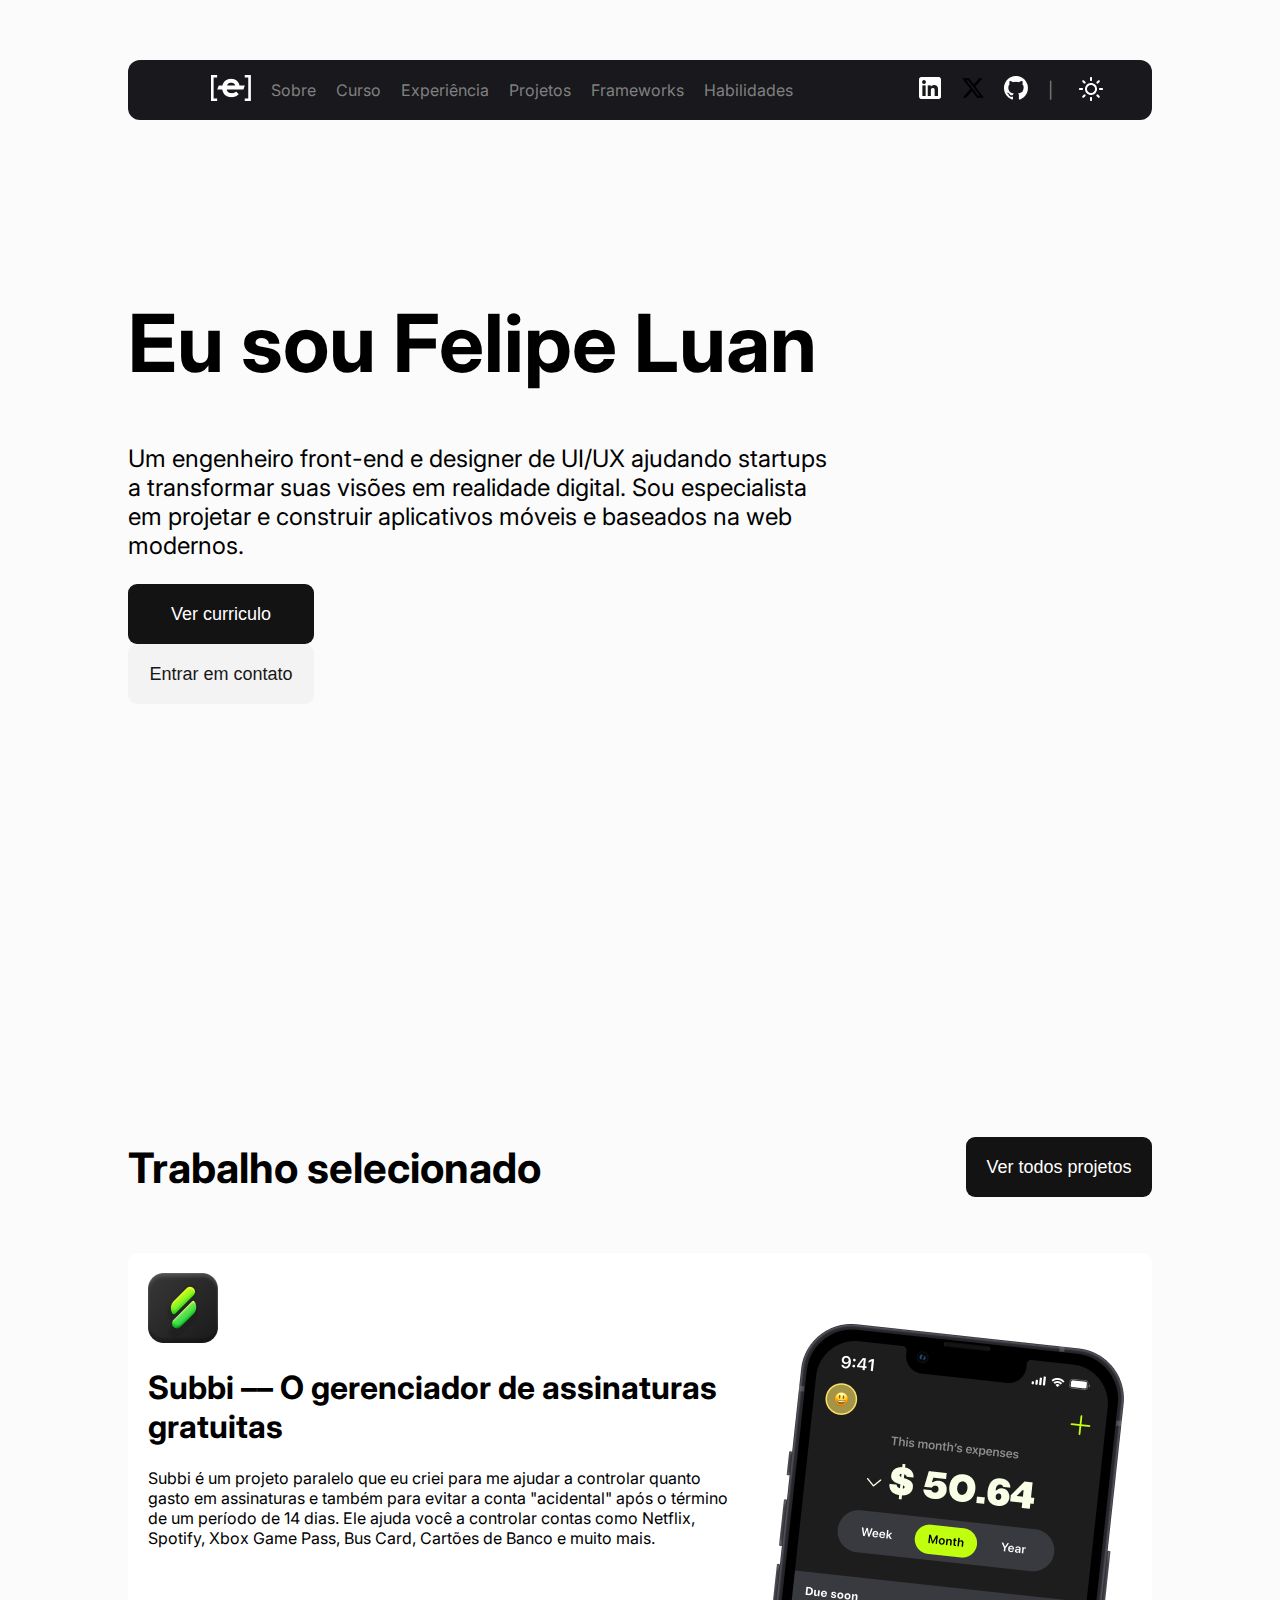
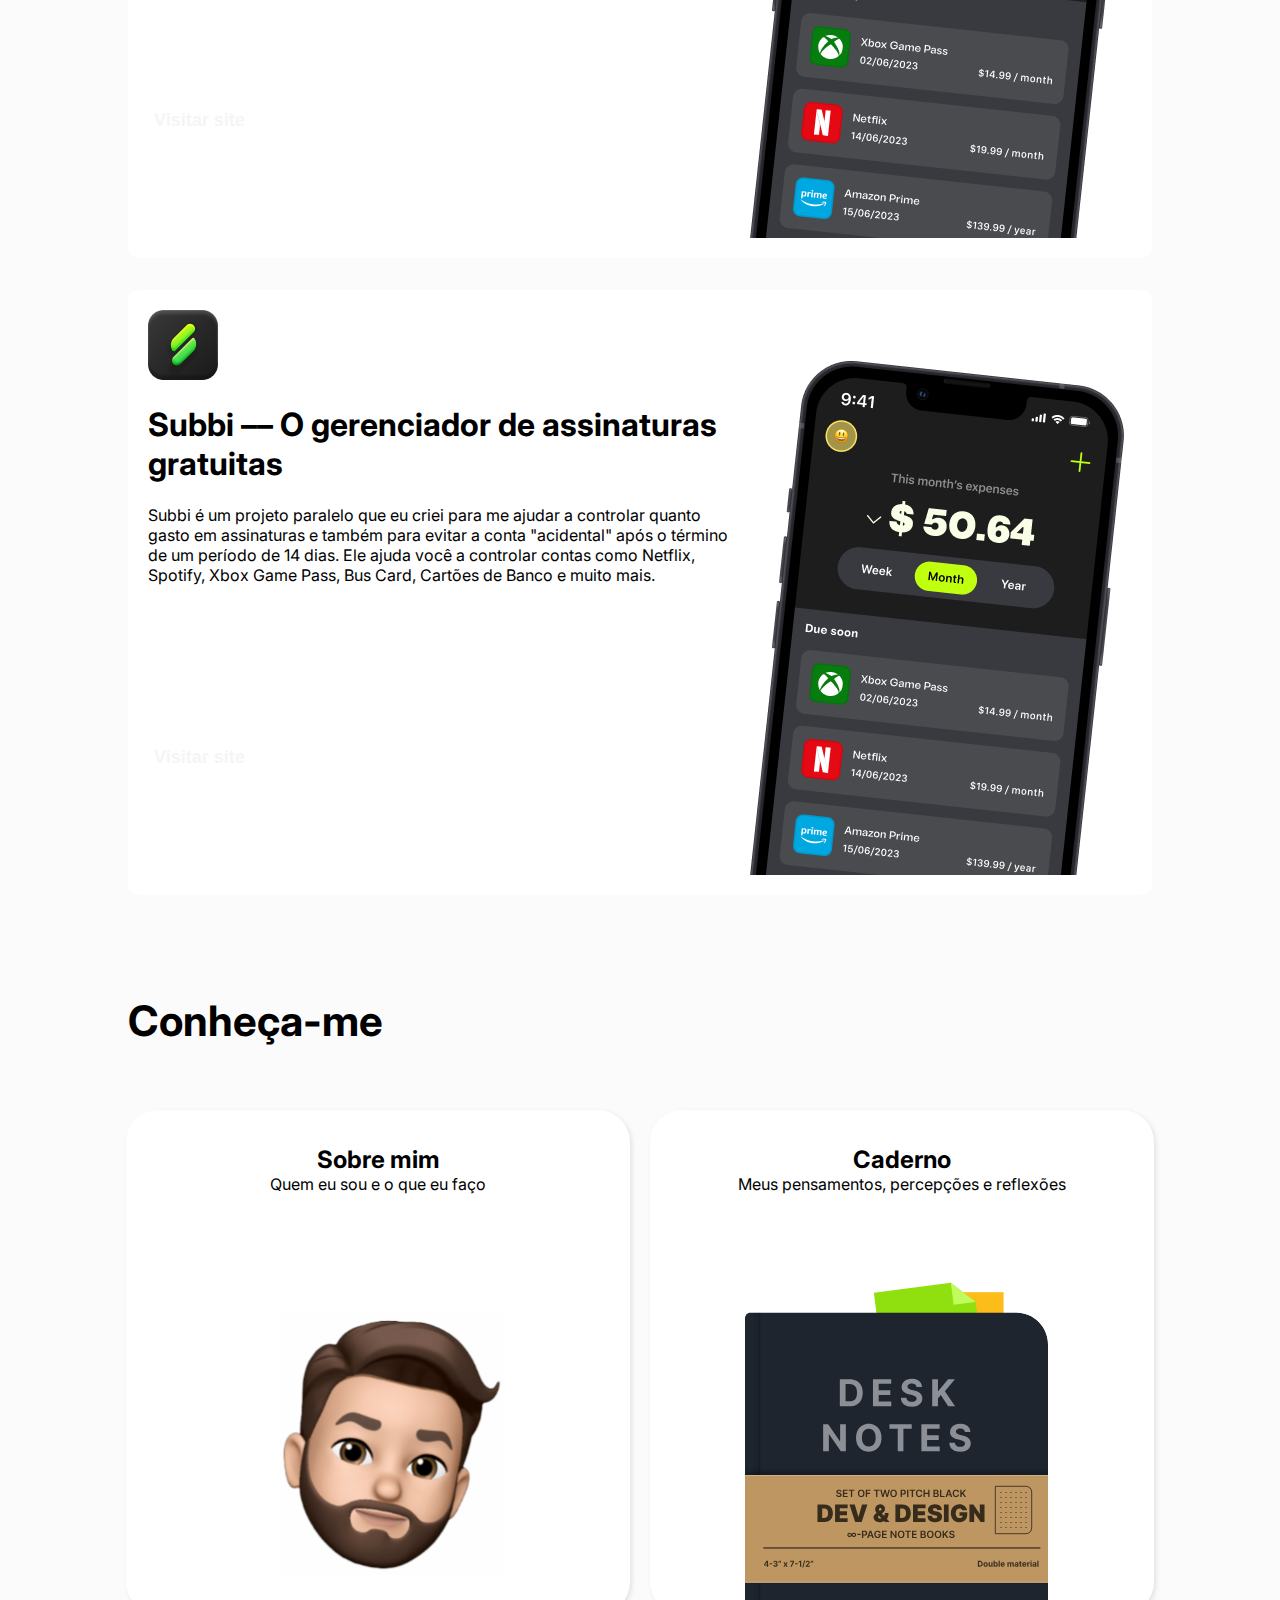
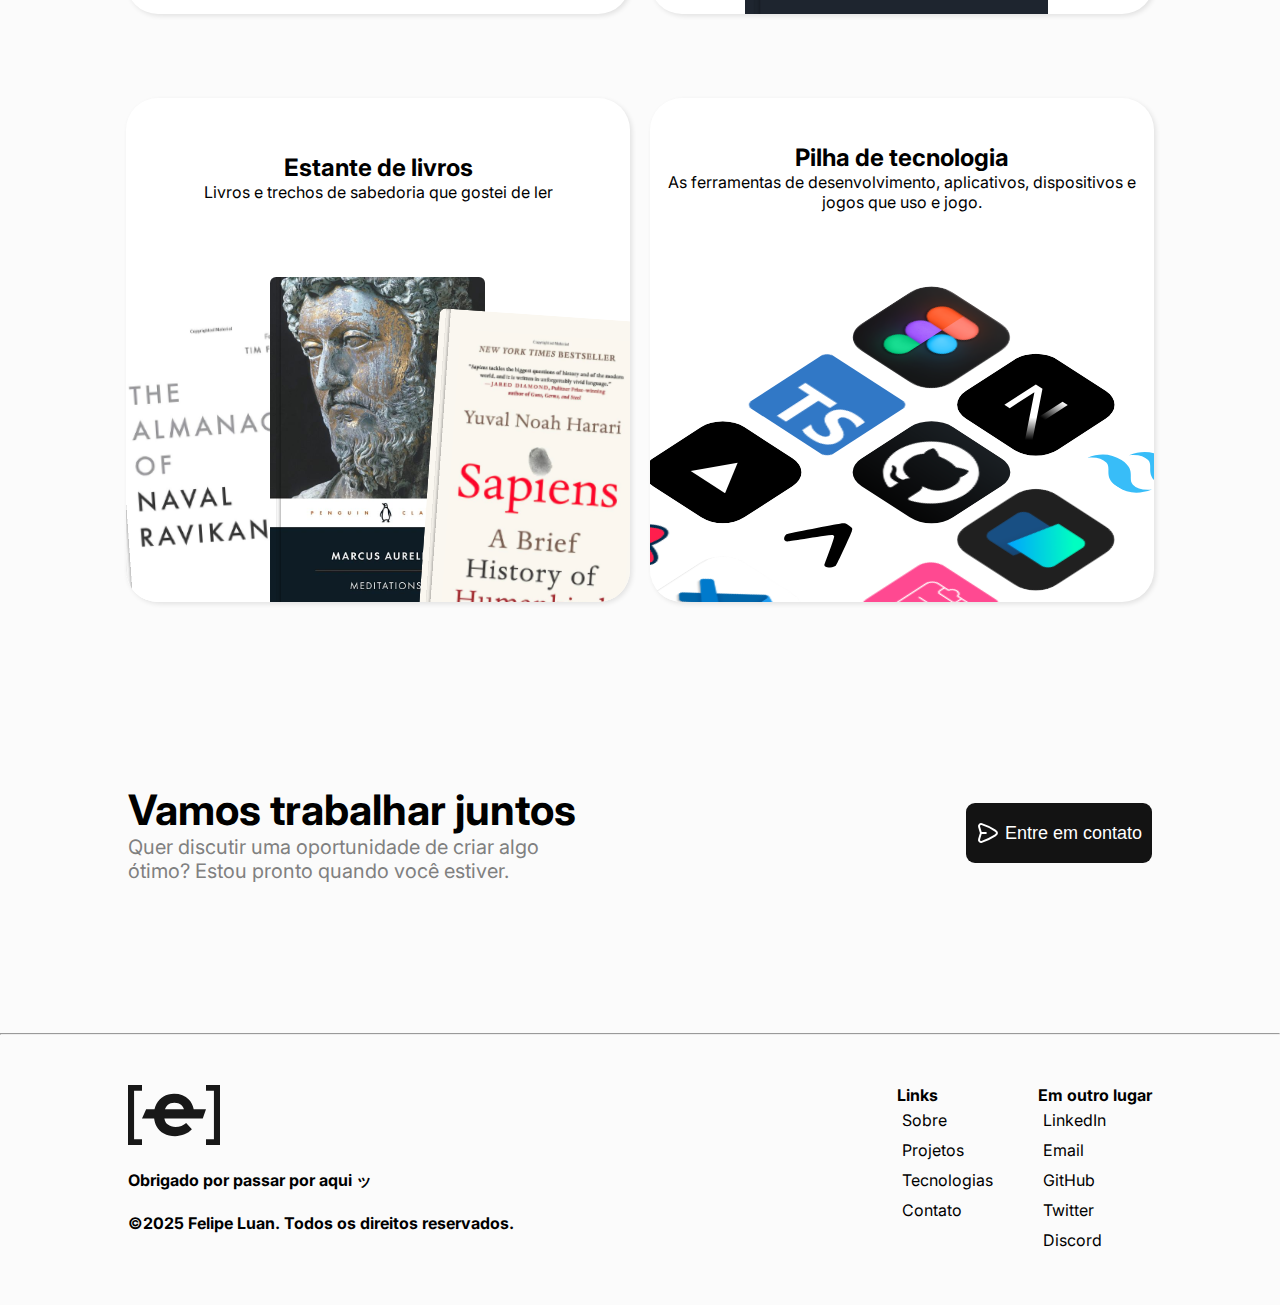
<file: index.html>
<!DOCTYPE html>
<html lang="en">
  <head>
    <meta charset="UTF-8" />
    <meta name="viewport" content="width=device-width, initial-scale=1.0" />
    <title>Felipe Luan Desenvolvedor</title>
    <link rel="stylesheet" href="style.css" />
    <link rel="stylesheet" href="" />
    <link rel="preconnect" href="https://fonts.googleapis.com" />
    <link rel="preconnect" href="https://fonts.gstatic.com" crossorigin />
    <link
      href="https://fonts.googleapis.com/css2?family=Inter:ital,opsz,wght@0,14..32,100..900;1,14..32,100..900&family=Noto+Sans:ital,wght@0,100..900;1,100..900&display=swap"
      rel="stylesheet"
    />
  </head>

  <body>
    <section class="sessao-cabecalho">
      <header>
        <div class="sessao-cabecalho-container">
          <ul>
            <li><img src="src/images/Logo.png" alt="Logo" /></li>
            <li>Sobre</li>
            <li>Curso</li>
            <li>Experiência</li>
            <li>Projetos</li>
            <li>Frameworks</li>
            <li>Habilidades</li>
          </ul>
          <ul>
            <li><img src="src/images/LinkedIn.png" alt="LinkedIn" /></li>
            <li><img src="src/images/x.png" alt="X" /></li>
            <li><img src="src/images/Github.png" alt="Github" /></li>
            <li>|</li>
            <button id="toggleButton">
              <img
                src="src/images/Sun.png"
                alt="Toggle Theme"
                class="theme-icon"
              />
            </button>
          </ul>
        </div>
      </header>
    </section>

    <section class="sessao-sobre">
      <div class="sessao-sobre-container">
        <h1>Eu sou Felipe Luan</h1>
        <p>
          Um engenheiro front-end e designer de UI/UX ajudando startups a
          transformar suas visões em realidade digital. Sou especialista em
          projetar e construir aplicativos móveis e baseados na web modernos.
        </p>

        <div class="sessao-sobre-container-button">
          <button class="button-dark-primary">Ver curriculo</button>
          <button class="button-light-secondary">Entrar em contato</button>
        </div>
      </div>
    </section>

    <section class="sessao-habilidade">
      <div class="sessao-habilidades-container">
        <div class="wrapper">
          <div class="item item1">
            <img src="src/images/skill-icons--html.svg" alt="" />
          </div>
          <div class="item item2">
            <img src="src/images/skill-icons--css.svg" alt="" />
          </div>
          <div class="item item3">
            <img src="src/images/skill-icons--javascript.svg" alt="" />
          </div>
          <div class="item item4">
            <img src="src/images/skill-icons--react-light.svg" alt="" />
          </div>
          <div class="item item5">
            <img src="src/images/skill-icons--python-light.svg" alt="" />
          </div>
          <div class="item item6">
            <img src="src/images/skill-icons--c.svg" alt="" />
          </div>
          <div class="item item7">
            <img src="src/images/skill-icons--aws-dark.svg" alt="" />
          </div>
          <div class="item item8">
            <img src="src/images/skill-icons--mysql-dark.svg" alt="" />
          </div>
        </div>
      </div>
    </section>

    <section class="sessao-projetos">
      <div class="sessao-projetos-container">
        <div class="sessao-projetos-container-text">
          <h1>Trabalho selecionado</h1>
          <button class="button-dark-primary">Ver todos projetos</button>
        </div>

        <div
          class="sessao-projetos-container-card"
          id="sessao-projetos-container-card"
        >
          <div class="sessao-projetos-container-card-text">
            <img src="src/images/Subbi.png" alt="" />
            <h1>Subbi –– O gerenciador de assinaturas gratuitas</h1>

            <p>
              Subbi é um projeto paralelo que eu criei para me ajudar a
              controlar quanto gasto em assinaturas e também para evitar a conta
              "acidental" após o término de um período de 14 dias. Ele ajuda
              você a controlar contas como Netflix, Spotify, Xbox Game Pass, Bus
              Card, Cartões de Banco e muito mais.
            </p>
            <button class="sessao-projetos-container-card-button">
              Visitar site
              <img src="src/images/Arrow Right.png" alt="" />
            </button>
          </div>
          <img src="src/images/iPhone 14.png" alt="" />
        </div>

        <div
          class="sessao-projetos-container-card"
          id="sessao-projetos-container-card"
        >
          <div class="sessao-projetos-container-card-text">
            <img src="src/images/Subbi.png" alt="" />
            <h1>Subbi –– O gerenciador de assinaturas gratuitas</h1>

            <p>
              Subbi é um projeto paralelo que eu criei para me ajudar a
              controlar quanto gasto em assinaturas e também para evitar a conta
              "acidental" após o término de um período de 14 dias. Ele ajuda
              você a controlar contas como Netflix, Spotify, Xbox Game Pass, Bus
              Card, Cartões de Banco e muito mais.
            </p>
            <button class="sessao-projetos-container-card-button">
              Visitar site
              <img src="src/images/Arrow Right.png" alt="" />
            </button>
          </div>
          <img src="src/images/iPhone 14.png" alt="" />
        </div>
      </div>
    </section>

    <section class="sessao-conheca">
      <h1>Conheça-me</h1>

      <div class="sessao-conheca-container">
        <div
          class="sessao-conheca-container box"
          id="sessao-conheca-container-box"
        >
          <div class="text-content" id="text-content-box">
            <h3>Sobre mim</h3>
            <p>Quem eu sou e o que eu faço</p>
          </div>

          <img src="src/images/emoji.svg" alt="" />
        </div>

        <div
          class="sessao-conheca-container box"
          id="sessao-conheca-container-box"
        >
          <div class="text-content" id="text-content-box">
            <h3>Caderno</h3>
            <p>Meus pensamentos, percepções e reflexões</p>
          </div>
          <img src="src/images/Notebook.svg" alt="" />
        </div>

        <div
          class="sessao-conheca-container box"
          id="sessao-conheca-container-box"
        >
          <div class="text-content" id="text-content-box">
            <h3>Estante de livros</h3>
            <p>Livros e trechos de sabedoria que gostei de ler</p>
          </div>
          <img src="src/images/Group 1984.svg" alt="" />
        </div>

        <div
          class="sessao-conheca-container box"
          id="sessao-conheca-container-box"
        >
          <div class="text-content" id="text-content-box">
            <h3>Pilha de tecnologia</h3>
            <p>
              As ferramentas de desenvolvimento, aplicativos, dispositivos e
              jogos que uso e jogo.
            </p>
          </div>
          <img src="src/images/Pilha-tecnologia.svg" alt="" />
        </div>
      </div>
    </section>

    <section class="sessao-contato">
      <div class="sessao-contato-container">
        <div class="sessao-contato-container-text">
          <h1>Vamos trabalhar juntos</h1>
          <p>
            Quer discutir uma oportunidade de criar algo ótimo? Estou pronto
            quando você estiver.
          </p>
        </div>

        <div class="sessao-contato-container-btn">
          <button class="button-dark-primary">
            <img src="src/images/Send.svg" alt="" />Entre em contato
          </button>
        </div>
      </div>
    </section>
    <hr />
    <footer class="footer">
      <div class="rodape">
        <div class="footer-group-one">
          <div>
            <img src="src/images/logo-dark.svg" alt="" />
            <h4>Obrigado por passar por aqui ッ</h4>
          </div>

          <h4>©2025 Felipe Luan. Todos os direitos reservados.</h4>
        </div>
        <div class="footer-group-tho">
          <div class="footer-group-tho-links">
            <ul>
              <h1>Links</h1>
              <li>Sobre</li>
              <li>Projetos</li>
              <li>Tecnologias</li>
              <li>Contato</li>
            </ul>
          </div>
          <div class="footer-group-tho-EmOutroLugar">
            <ul>
              <h1>Em outro lugar</h1>
              <li>LinkedIn</li>
              <li>Email</li>
              <li>GitHub</li>
              <li>Twitter</li>
              <li>Discord</li>
            </ul>
          </div>
        </div>
      </div>
    </footer>

    <script src="config.js"></script>
  </body>
</html>
</file>
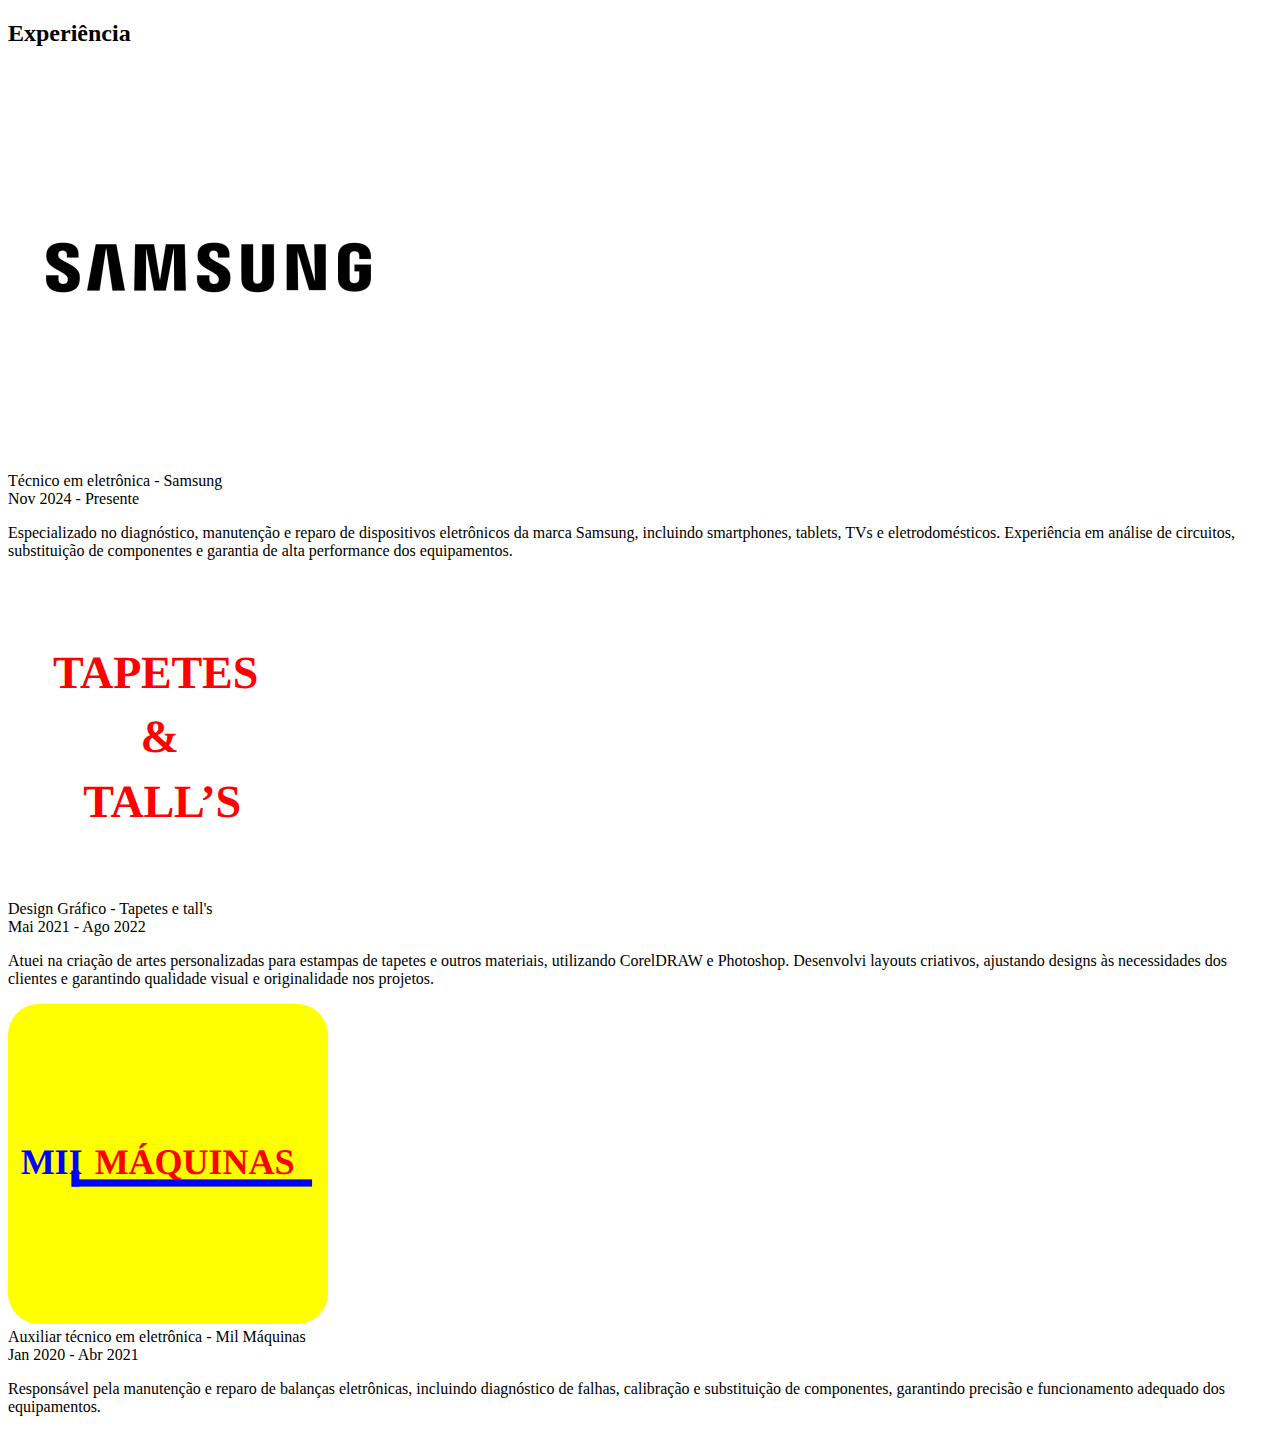
<file: experince.html>
<!DOCTYPE html>
<html lang="en">
<head>
    <meta charset="UTF-8">
    <meta name="viewport" content="width=device-width, initial-scale=1.0">
    <title>Document</title>
</head>


<body>
    
</body>
</html>
<section class="container-experincia">
    <h2 class="primary-heading heading-experience">Experiência</h2>
    <div class="experiences">

        <div class="experience-item">
            <div class="experience-title-container">
                <div> <img src="src/images/samsung_Images/samsung_ImgID1.png" alt=""></div>
                <div class="experience-title">Técnico em eletrônica - Samsung</div>
                <div class="date">Nov 2024 - Presente</div>
            </div>
            <p>Especializado no diagnóstico, manutenção e reparo de dispositivos eletrônicos da marca Samsung,
                incluindo smartphones, tablets, TVs e eletrodomésticos. Experiência em análise de circuitos,
                substituição de componentes e garantia de alta performance dos equipamentos.</p>
        </div>

        <div class="experience-item">
            <div class="experience-title-container">
                <div> <img src="src/images/tapetes&tall.svg" alt=""></div>
                <div class="experience-title">Design Gráfico - Tapetes e tall's</div>
                <div class="date">Mai 2021 - Ago 2022</div>
            </div>
            <p>Atuei na criação de artes personalizadas para estampas de tapetes e outros materiais, utilizando
                CorelDRAW e Photoshop. Desenvolvi layouts criativos, ajustando designs às necessidades dos clientes
                e garantindo qualidade visual e originalidade nos projetos.</p>
        </div>

        <div class="experience-item">
            <div class="experience-title-container">
                <div> <img src="src/images/mil-maquinas.svg" alt=""></div>
                <div class="experience-title">Auxiliar técnico em eletrônica - Mil Máquinas</div>
                <div class="date">Jan 2020 - Abr 2021</div>
            </div>
            <p>Responsável pela manutenção e reparo de balanças eletrônicas, incluindo diagnóstico de falhas,
                calibração e substituição de componentes, garantindo precisão e funcionamento adequado dos
                equipamentos.</p>
        </div>

    </div>
</section>
</file>
<file: style.css>
/* ---------------------- Botoes ---------------------- */

.button-dark-primary {
  background-color: #131313;
  color: #ffffff;
  font-size: 18px;
  font-weight: 500;
  width: 186px;
  height: 60px;
  border: none;
  border-radius: 9px;
  padding: 5px;
  cursor: pointer;
  transition: background-color 0.3s ease, transform 0.3s ease;
  display: flex;
  align-items: center;
  justify-content: center;
  gap: 5px;
}

.button-dark-primary:hover{
  background-color: #808080;
  transform: scale(1.03);
}
.button-dark-secondary {
  background-color: #181818;
  color: #808080;
  font-size: 18px;
  font-weight: 500;
  width: 186px;
  height: 60px;
  border: none;
  border-radius: 9px;
}

.button-light-primary {
  background-color: #131313;
  color: #ffffff;
  font-size: 18px;
  font-weight: 500;
  width: 186px;
  height: 60px;
  border: none;
  border-radius: 9px;
}

.button-light-secondary {
  background-color: #f3f3f3;
  color: #181818;
  font-size: 18px;
  font-weight: 500;
  width: 186px;
  height: 60px;
  border: none;
  border-radius: 9px;
}


/* ---------------------- Global Styles ---------------------- */
body {
  background: #0d0d0d;
  font-family: "Inter", sans-serif;
  margin: 0;
  padding: 0;
  transition: background-color #fbfbfb;
  background: linear-gradient(
    to bottom,
    rgba(0, 0, 0, 0.5),
    rgba(0, 0, 0, 0.5)
  );
}

/* ---------------------- cabecalho ---------------------- */
.sessao-cabecalho {
  height: 180px;
}

.sessao-cabecalho-container {
  background: #18181d;
  width: 1024px;
  height: 60px;
  border-radius: 12px;
  margin: 60px auto;
  display: flex;
  justify-content: space-around;
  align-items: center;
}

.sessao-cabecalho-container ul {
  gap: 20px;
  color: #808080;
  display: flex;
  list-style: none;
  align-items: center;
}

.sessao-cabecalho-container ul li {
  cursor: pointer;
  transition: background-color 0.3s ease, transform 0.3s ease, box-shadow 0.3s ease;
}
.sessao-cabecalho-container ul li:hover{
  color: #ffffff;
  transform: scale(1.1);
}

.sessao-cabecalho-container ul button {
  background: none;
  border: none;
  cursor: pointer;
}

.light-mode {
  background: #fbfbfb;
  color: #000000;
}

.dark-mode {
  background: #000000;
  color: #fbfbfb;
}

/* ---------------------- sobre ---------------------- */

.sessao-sobre {
  height: 540px;
}

.sessao-sobre-container {
  max-width: 1024px;
  margin: auto;
}

.sessao-sobre-container h1 {
  font-family: "Inter";
  font-size: 80px;
  font-weight: bold;
}

.sessao-sobre-container p {
  max-width: 708px;
  font-size: 24px;
}

.wrapper {
  width: 99%;
  max-width: 1596px;
  margin-inline: auto;
  position: relative;
  height: 100px;
  margin-top: 5rem;
  overflow: hidden;
}

@keyframes scrolleft {
  to {
    left: -200px;
  }
}

.item {
  width: 200px;
  height: 100px;
  border-radius: 6px;
  position: absolute;
  left: max(calc(200px * 8));
  animation-name: scrolleft;
  animation-duration: 30s;
  animation-timing-function: linear;
  animation-iteration-count: infinite;
}

.item img {
  width: 90px;
  height: 90px;
}

.item1 {
  animation-delay: calc(30s / 8 * (8 - 1) * -1);
}

.item2 {
  animation-delay: calc(30s / 8 * (8 - 2) * -1);
}

.item3 {
  animation-delay: calc(30s / 8 * (8 - 3) * -1);
}

.item4 {
  animation-delay: calc(30s / 8 * (8 - 4) * -1);
}

.item5 {
  animation-delay: calc(30s / 8 * (8 - 5) * -1);
}

.item6 {
  animation-delay: calc(30s / 8 * (8 - 6) * -1);
}

.item7 {
  animation-delay: calc(30s / 8 * (8 - 7) * -1);
}

.item8 {
  animation-delay: calc(30s / 8 * (8 - 8) * -1);
}

/* ---------------------- projetos ---------------------- */
.sessao-projetos {
  margin: 100px auto;
  max-width: 1024px;
}
.sessao-projetos-container-text{
  display: flex;
  justify-content: space-between;
  align-items: center;
}
.sessao-projetos-container-text h1 {
  font-size: 42px;
  font-family: "Inter";
}

.sessao-projetos-container-card {
  display: flex;
  justify-content: space-around;
  max-width: 1024px;
  height: 565px;
  background: #ebebeb;
  border-radius: 10px;
  padding: 20px;
  margin: 32px 0;
  transition: background-color 0.3s ease, transform 0.3s ease;
}

.sessao-projetos-container-card:hover{
background-color: #808080;
transform: scale(1.03);
box-shadow: 4px 4px 10px rgba(0, 0, 0, 0.2); /* Sombra mais intensa */
}
/* Estilo para o modo escuro */
.dark-mode #sessao-projetos-container-card {
  background-color: #181818; /* Cor de fundo no modo escuro */
}

/* Estilo para o modo claro (opcional) */
.light-mode #sessao-projetos-container-card {
  background-color: #ffffff; /* Cor de fundo no modo claro, pode ser ajustada */
}


.sessao-projetos-container-card-button {
  margin-top: 160px;
  background: none;
  border: none;
  color: #f5f5f5;
  display: flex;
  align-items: center;
  gap: 10px;
  font-size: 18px;
  font-weight: 600;
  cursor: pointer;
}

/* ---------------------- conheca ---------------------- */

.sessao-conheca {
  width: 100%;
  max-width: 1024px;
  margin: 100px auto;
}
.sessao-conheca h1 {
  font-size: 42px;
  font-family: "Inter";
}

.sessao-conheca-container {
  display: grid;
  grid-template-columns: repeat(2, 1fr);
  gap: 20px;
  justify-content: center;
  align-items: center;
  max-width: 1024px;
  margin: 32px auto;
}

.sessao-conheca-container .box {
  width: 504px;
  height: 504px;
  background: #ebebeb;
  border-radius: 32px;
  display: flex;
  flex-direction: column;
  overflow: hidden;
  text-align: center;
  cursor: pointer;
  box-shadow: 2px 2px 5px rgba(0, 0, 0, 0.1);
  transition: background-color 0.3s ease, transform 0.3s ease;
}

.sessao-conheca-container .box:hover{
  transform: scale(1.02);
  box-shadow: 4px 4px 10px rgba(0, 0, 0, 0.2); /* Sombra mais intensa */
}
/* Estilo para o modo escuro */
.dark-mode #sessao-conheca-container-box {
  background-color: #181818; /* Cor de fundo no modo escuro */
  
}
.dark-mode #text-content-box h3 {
 color: #ffffff; /* Cor de fundo no modo escuro */
  
}
.dark-mode #text-content-box p {
  color: #ffffff; /* Cor de fundo no modo escuro */
   
 }
/* Estilo para o modo claro (opcional) */
.light-mode #sessao-conheca-container-box {
  background-color: #ffffff; /* Cor de fundo no modo claro, pode ser ajustada */
}
.sessao-conheca-container .box img {
  width: 100%;
  height: 100%;
}

.text-content {
  height: 50%;
  display: flex;
  flex-direction: column;
  justify-content: center;
  padding: 10px;
  box-sizing: border-box;
  overflow: hidden;
}

.sessao-conheca-container .box h3 {
  font-family: "Inter";
  font-size: 1.5rem;
  color: #000000;
  margin: 0;
}

.sessao-conheca-container .box p {
  font-size: 1rem;
  color: #000000;
  margin: 0;
  overflow: hidden;
  text-overflow: ellipsis;
  display: -webkit-box;
  -webkit-line-clamp: 4;
  -webkit-box-orient: vertical;
}

/* ---------------------- - - - - - - - - - - - - - - - contato ---------------------- */

.sessao-contato {
  width: 100%;
  max-width: 1024px;
  margin: 150px auto;
}

.sessao-contato-container {
  display: flex;
  justify-content: space-between;
  align-items: center;
}

.sessao-contato-container-text h1 {
  font-family: "Inter";
  width: 455px;
  font-size: 42px;
  margin: 0;
}
.sessao-contato-container-text p {
  margin: 0;
  width: 455px;
  overflow-wrap: break-word;
  font-size: 20px;
  color: #808080;
}

/* ---------------------------------------------------------- rodape ---------------------- */
.footer {
  width: 100%;
  max-width: 1024px;
  margin: 50px auto;

  align-items: flex-start;
}

.rodape {
  padding: 0;
  margin: 0;
  display: flex;
  justify-content: space-between;
  align-content: space-between;
}

.footer-group-tho {
  margin: 0;
  display: flex;
}
.footer-group-tho h1 {
  margin: 0;
  font-size: 16px;
}
.footer-group-tho ul {
  margin: 0;
  list-style-type: none;
}
.footer-group-tho ul li {
  padding: 5px;
}


/* ----------------------- ---------------------------- responsividade ---------------------- */

/* Responsividade para telas pequenas (celulares) */
@media (max-width: 368px) {
  .sessao-cabecalho-container {
    width: 300px;
    flex-direction: column; /* Coloca os itens em coluna para telas pequenas */
    align-items: flex-start;
    height: auto; /* Ajusta a altura para telas menores */
    padding: 10px;
  }

  .sessao-cabecalho-container ul {
    flex-direction: column; /* Alinha os itens em coluna */
    align-items: flex-start;
    gap: 10px;
  }

  .button-dark-primary,
  .button-light-primary,
  .button-dark-secondary,
  .button-light-secondary {
    width: 100%; /* Botões ocupam a largura total em telas pequenas */
    margin-bottom: 10px; /* Espaçamento entre os botões */
  }

  .sessao-sobre-container {
    text-align: center; /* Centraliza o conteúdo */
    padding: 20px;
  }

  .wrapper {
    display: grid;
    grid-template-columns: 1fr 1fr; /* 2 colunas para pequenas telas */
    gap: 20px;
  }

  .sessao-habilidades-container .item {
    text-align: center; /* Centraliza os itens */
  }
}

/* Responsividade para telas maiores (tablets e desktops) */
@media (min-width: 769px) and (max-width: 1024px) {
  .sessao-cabecalho-container {
    padding: 0 30px;
  }

  .wrapper {
    display: grid;
    grid-template-columns: repeat(4, 1fr); /* 4 colunas para tablets */
    gap: 20px;
  }

  .button-dark-primary,
  .button-light-primary,
  .button-dark-secondary,
  .button-light-secondary {
    width: 100%; /* Botões ocupam a largura total em telas de tablets */
  }
}

/* Responsividade para telas extra grandes (desktops maiores) */
@media (min-width: 1025px) {
  .wrapper {
    display: grid;
    grid-template-columns: repeat(8, 1fr); /* 8 colunas para telas grandes */
    gap: 20px;
  }

  .sessao-cabecalho-container {
    max-width: 1024px;
  }
}
</file>
